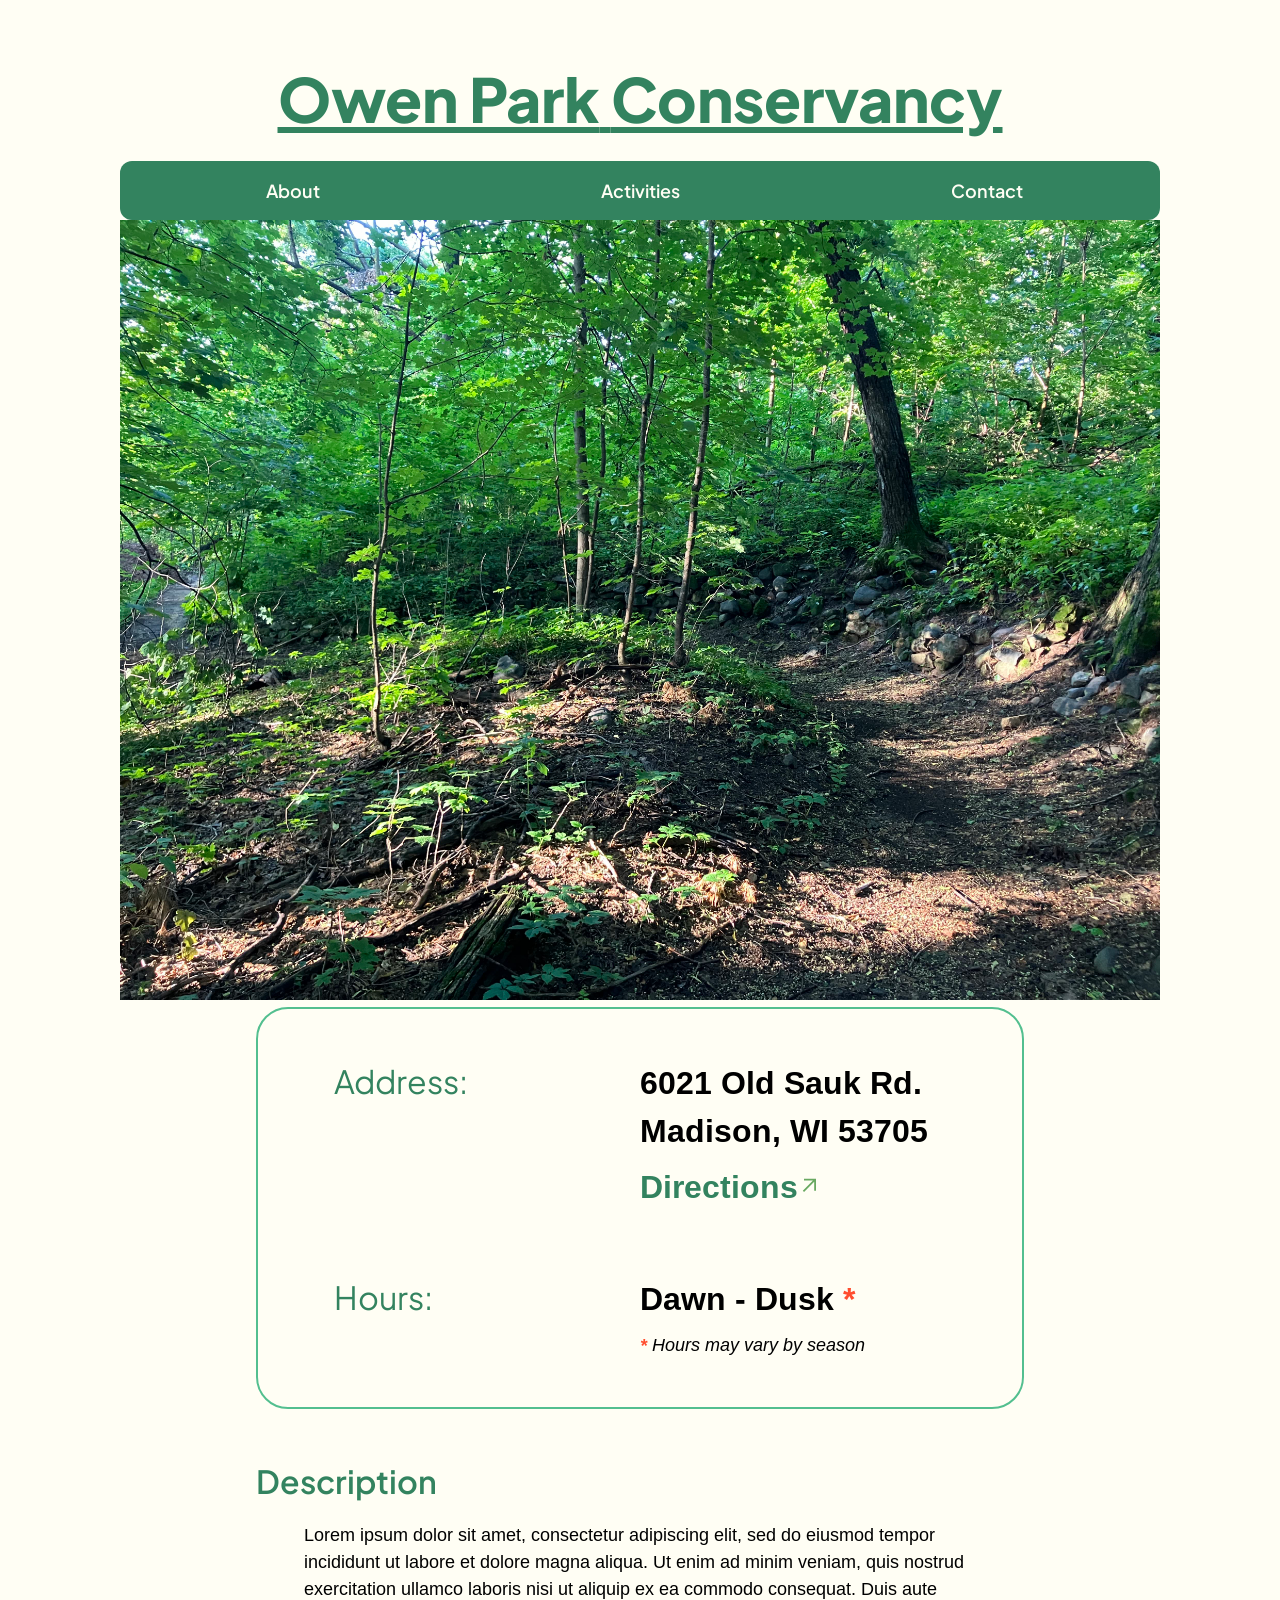
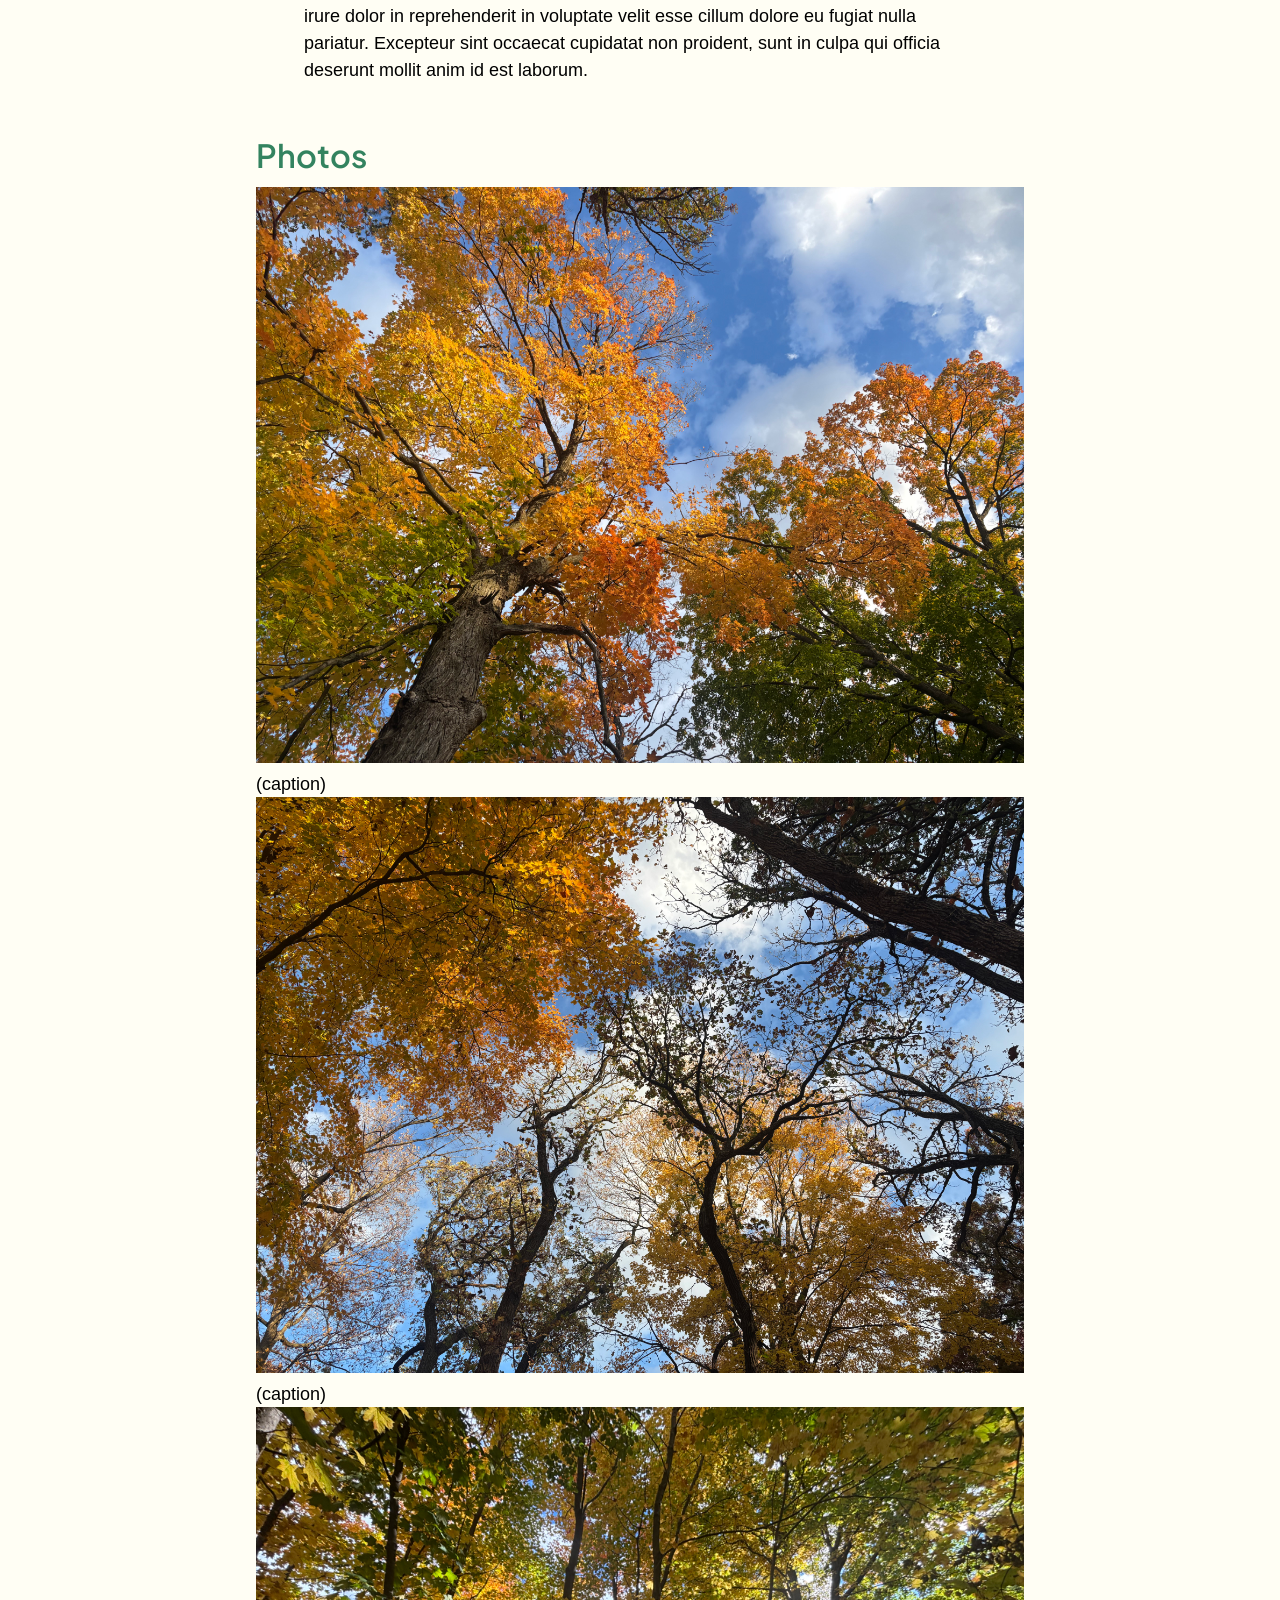
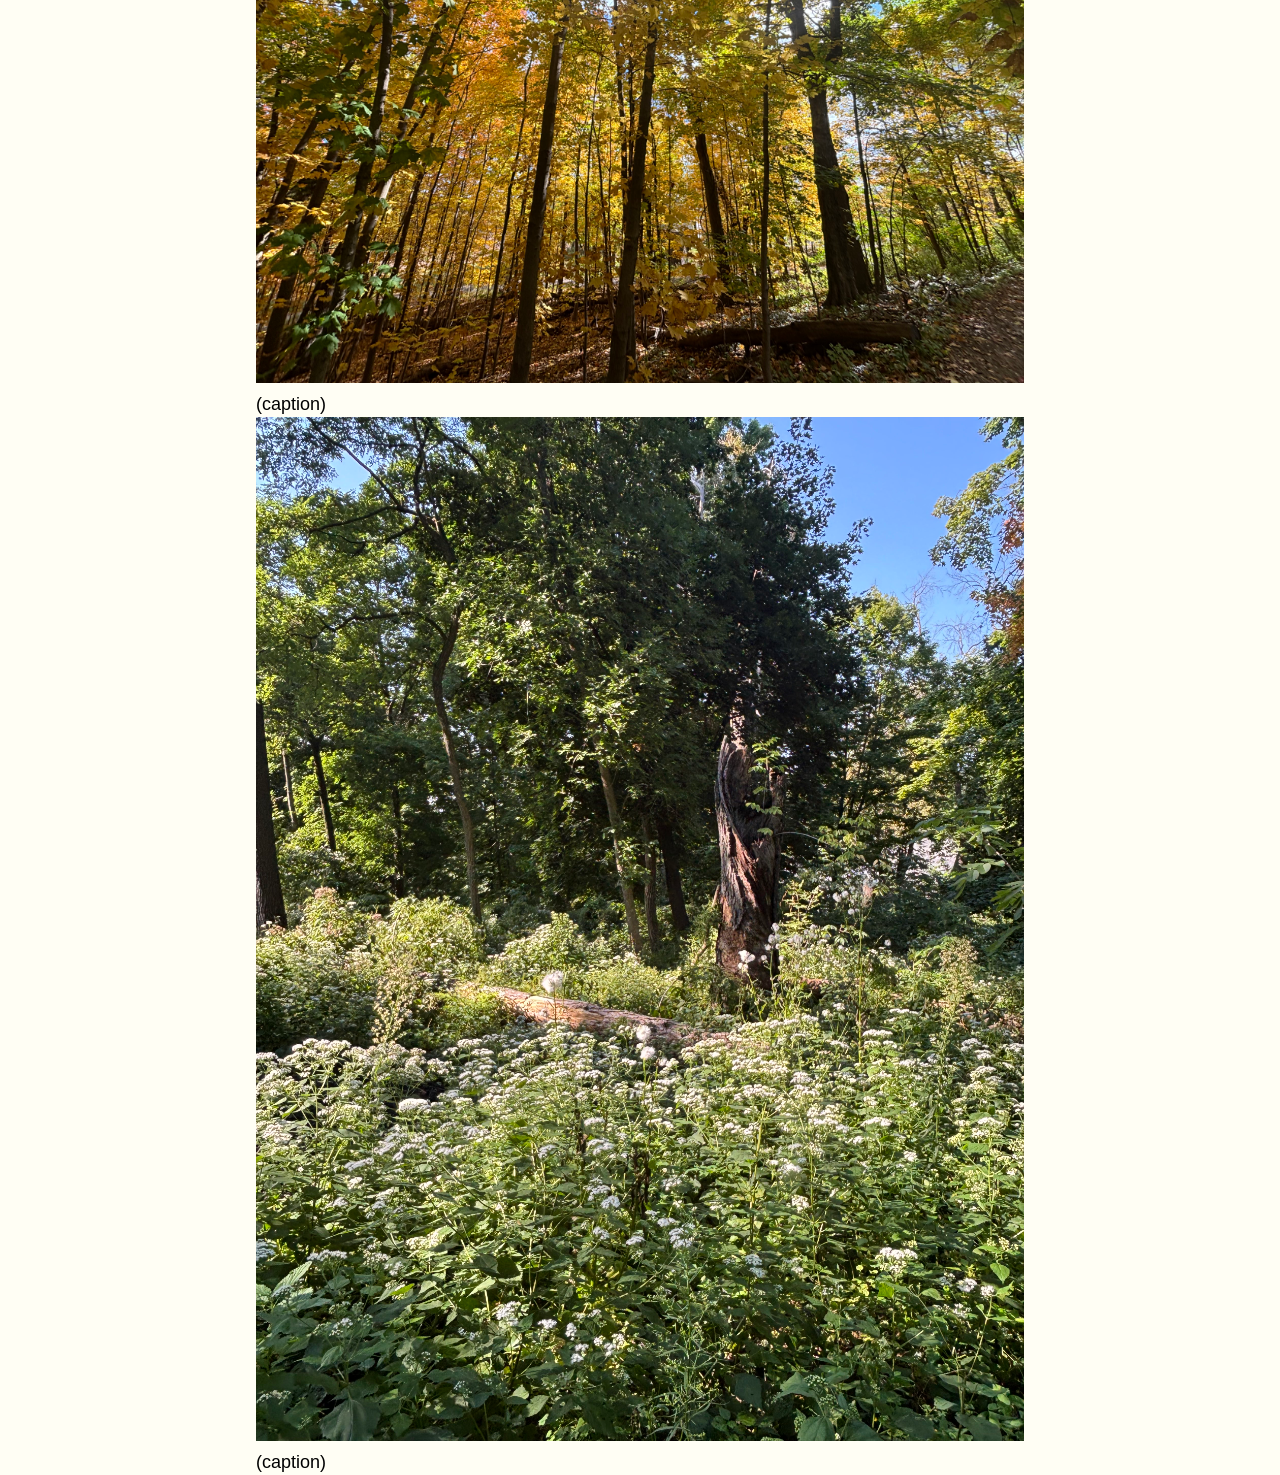
<file: index.html>
<!DOCTYPE html>
<html lang="en">

<head>
    <meta charset="UTF-8">
    <meta name="viewport" content="width=device-width, initial-scale=1.0">
    <title>Owen Park Conservancy | Home</title>
    <link rel="stylesheet" href="./assets/styles.css">
</head>

<body>
    <header>
        <h1><a href="./index.html" aria-current="page"><span class="title">Owen Park</span> <span class="title">Conservancy</span></a></h1>
        <nav>
            <ul>
                <li><a href="./about.html">About</a></li>
                <li><a href="./activities.html">Activities</a></li>
                <li><a href="./contact.html">Contact</a></li>
            </ul>
        </nav>
        <!--  TO DO: add image -->
        <img src="./assets/images+icons/trail-winding.jpg" alt="(not complete)">
    </header>
    <main>
        <div class="key-parent home-page">
            <section class="key-container">
                <h2 class="key-header">Address:</h2>
                <div class="key-content address">
                    <address>
                        6021 Old Sauk Rd.<br>
                        Madison, WI 53705
                    </address>
                    <div>
                        <p>
                            <a aria-label="external link to location via google maps" href="https://www.google.com/maps/dir//6021+Old+Sauk+Rd,+Madison,+WI+53705/@43.0711644,-89.4891222,16z/data=!4m18!1m8!3m7!1s0x8807ae912bea4635:0x49eb6ae22be8aae4!2s6021+Old+Sauk+Rd,+Madison,+WI+53705!3b1!8m2!3d43.0705339!4d-89.48485!16s%2Fg%2F11c3q4w0zz!4m8!1m0!1m5!1m1!1s0x8807ae912bea4635:0x49eb6ae22be8aae4!2m2!1d-89.48485!2d43.0705339!3e0?entry=ttu&g_ep=EgoyMDI2MTExOC4xIKXMDSoASAFQAw%3D%3D" target="_blank" rel="noopener noreferrer">
                                Directions<img src="./assets/images+icons/external-icon.svg" alt="" width="24">                 
                            </a>
                        </p>
                    </div>
                </div>
            </section>
                
            <section class="key-container">
                <h2 class="key-header">Hours:</h2>
                <div class="key-content hours">
                    <p>Dawn - Dusk <span class="required">*</span></p>
                    <p class="note"><span class="required">*</span> Hours may vary by season</p>
                </div>
            </section>
        </div>
        
        <section>
            <h2>Description</h2>
            <!-- TO DO: finish paragraph -->
            <p>
                Lorem ipsum dolor sit amet, consectetur adipiscing elit, sed do eiusmod tempor incididunt ut 
                labore et dolore magna aliqua. Ut enim ad minim veniam, quis nostrud exercitation ullamco laboris 
                nisi ut aliquip ex ea commodo consequat. Duis aute irure dolor in reprehenderit in voluptate velit 
                esse cillum dolore eu fugiat nulla pariatur. Excepteur sint occaecat cupidatat non proident, sunt 
                in culpa qui officia deserunt mollit anim id est laborum.
            </p>
        </section>
        
        <section>
            <h2>Photos</h2>
            <figure>
                <!-- TO DO: finish alt, caption, sizing -->
                <img src="./assets/images+icons/autumn-the-canopy-1.jpg" alt="(not complete)">
                <figcaption>(caption)</figcaption>
            </figure>
            <figure>
                <!-- TO DO: finish alt, caption, sizing -->
                <img src="./assets/images+icons/autumn-the-canopy-2.jpg" alt="(not complete)">
                <figcaption>(caption)</figcaption>
            </figure>
            <figure>
                <!-- TO DO: finish alt, caption, sizing -->
                <img src="./assets/images+icons/autumn-under-the-canopy.jpg" alt="(not complete)">
                <figcaption>(caption)</figcaption>
            </figure>
            <figure>
                <!-- TO DO: finish alt, caption, sizing -->
                <img src="./assets/images+icons/trail-with-plants-foreground.jpg" alt="(not complete)">
                <figcaption>(caption)</figcaption>
            </figure>
        </section>
    </main>
</body>

</html>
</file>
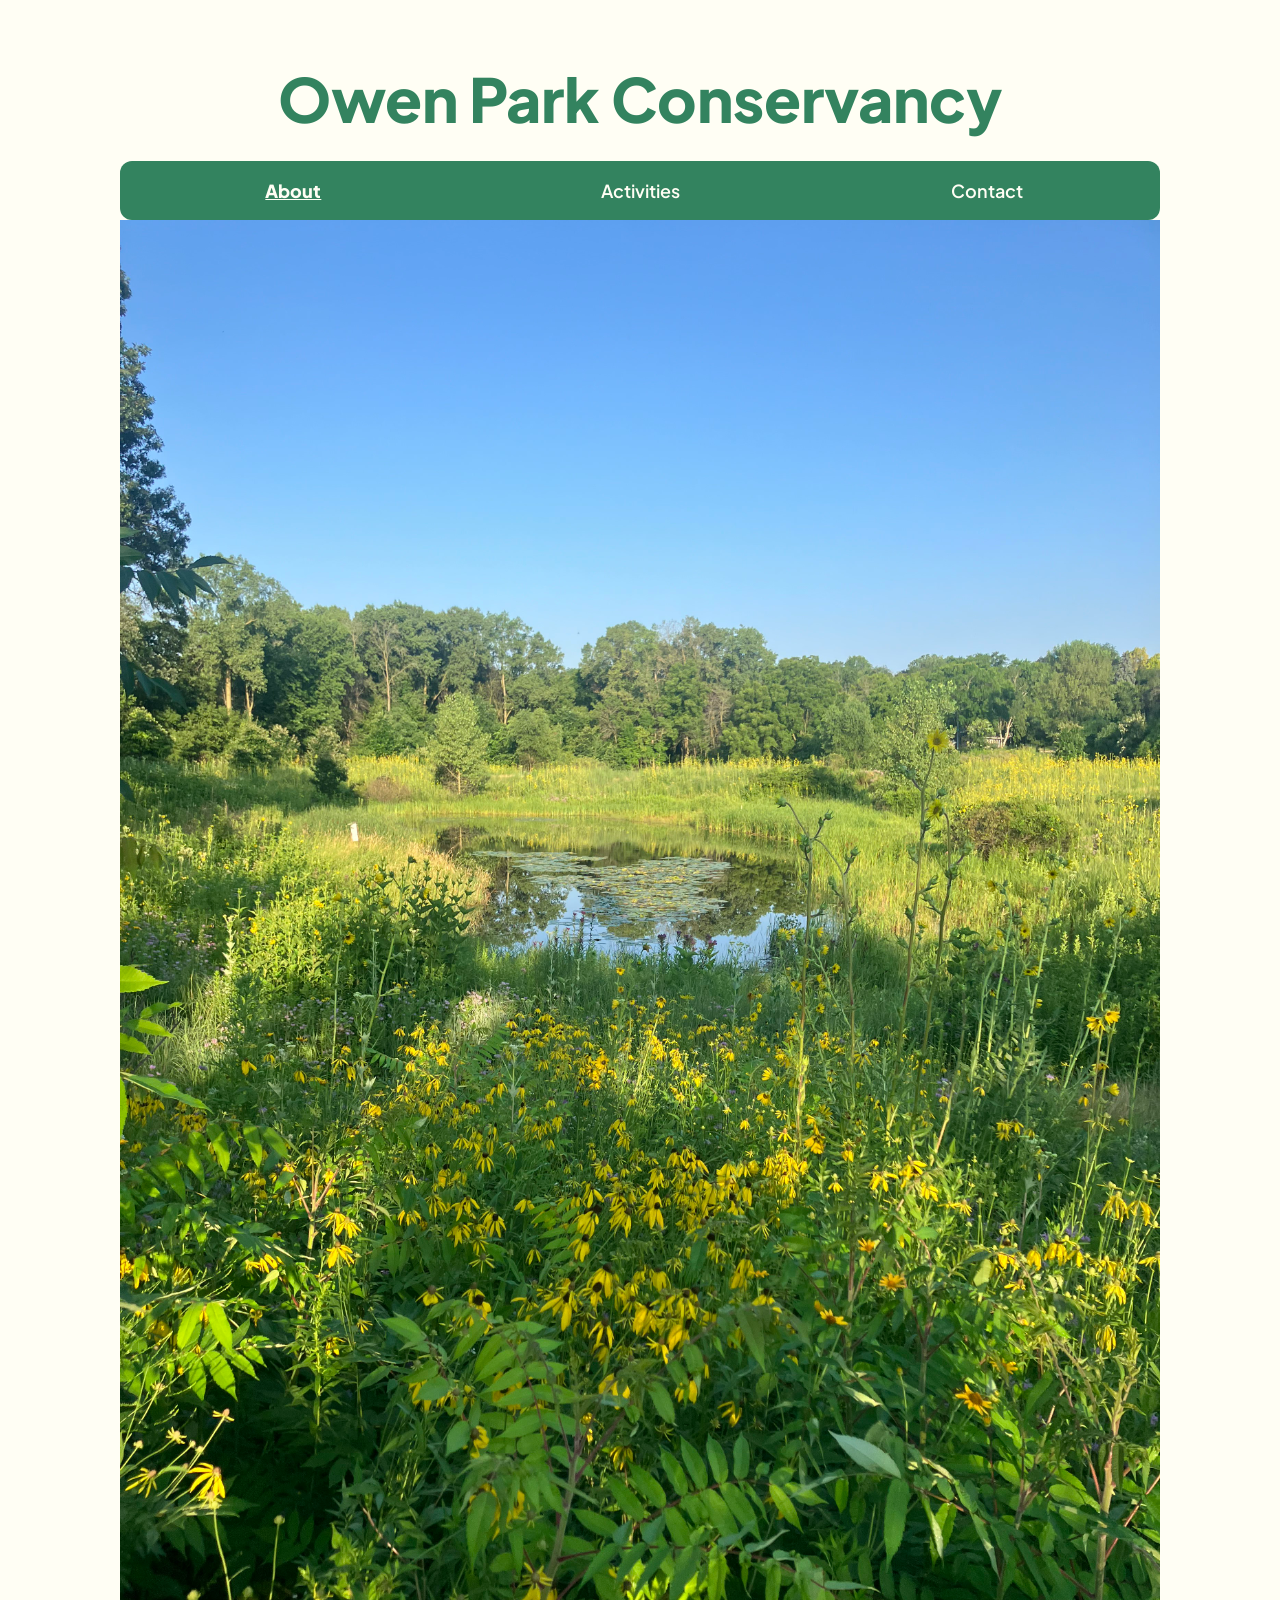
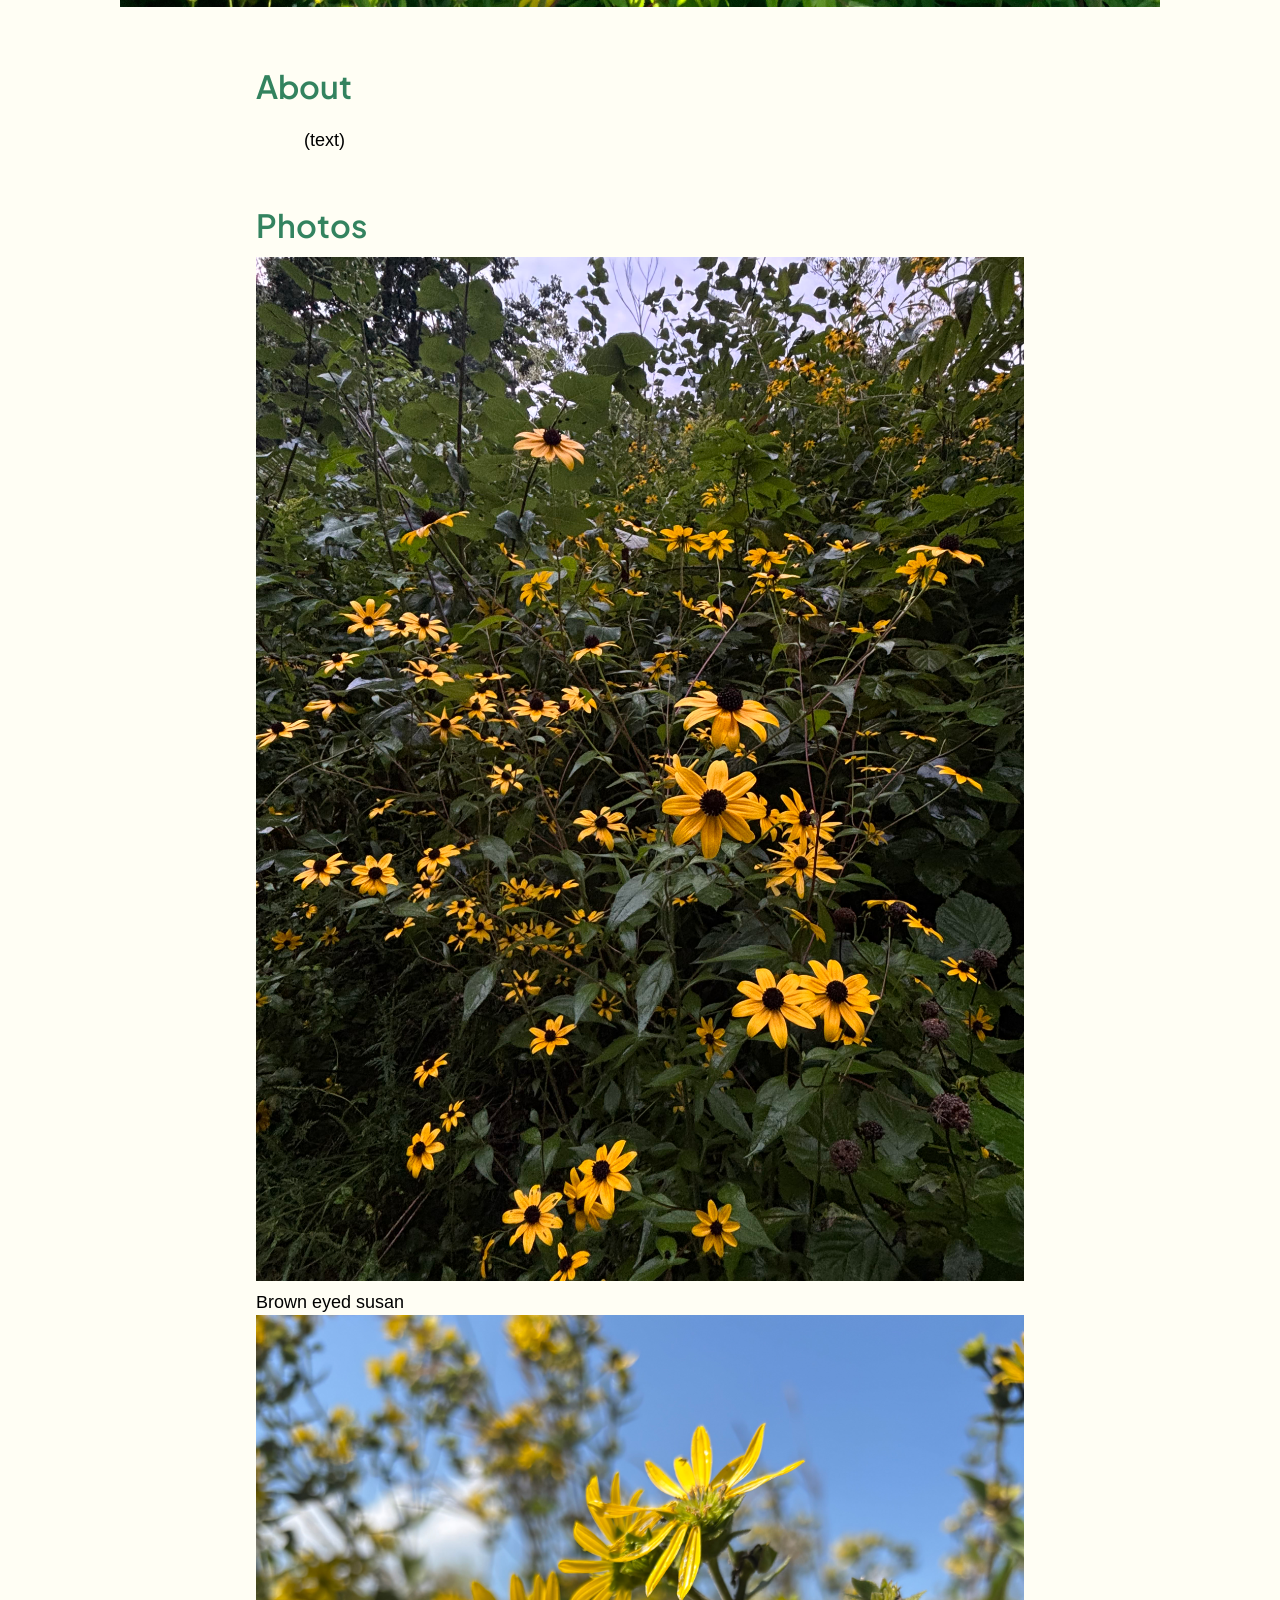
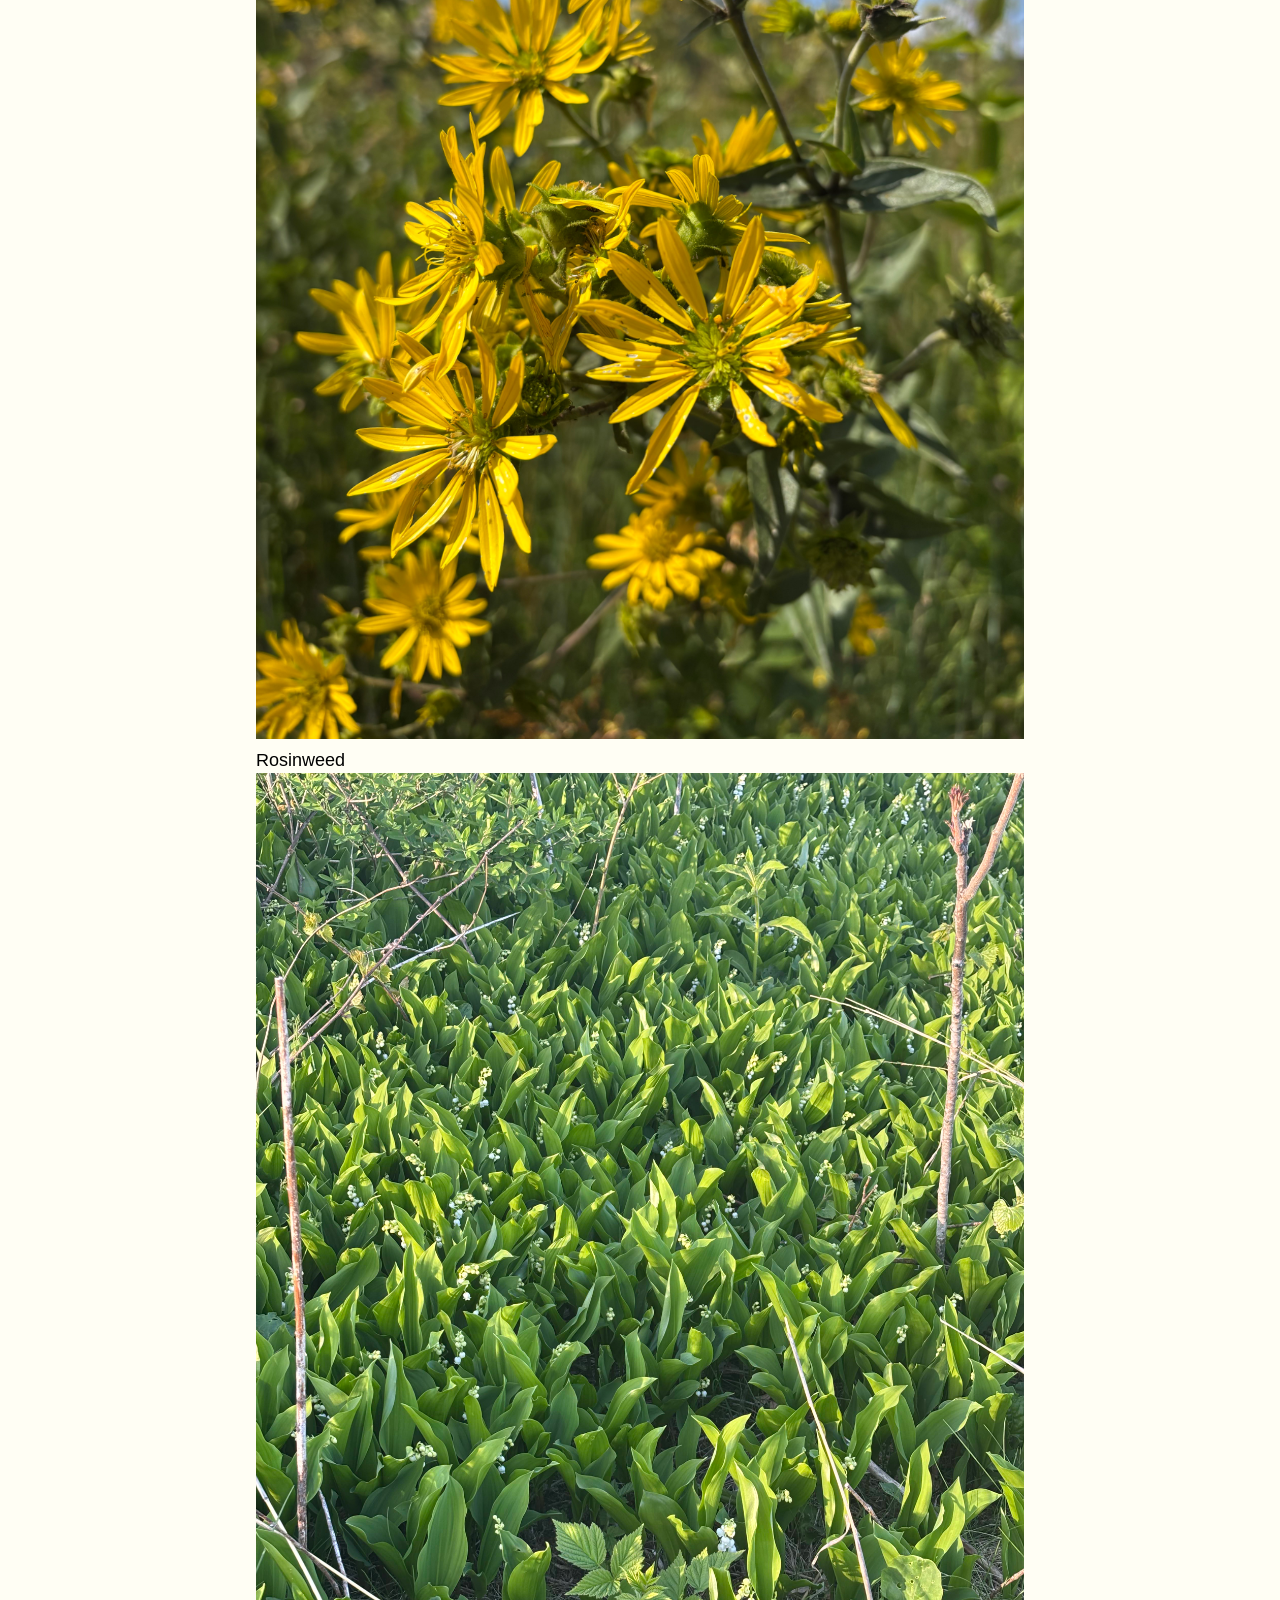
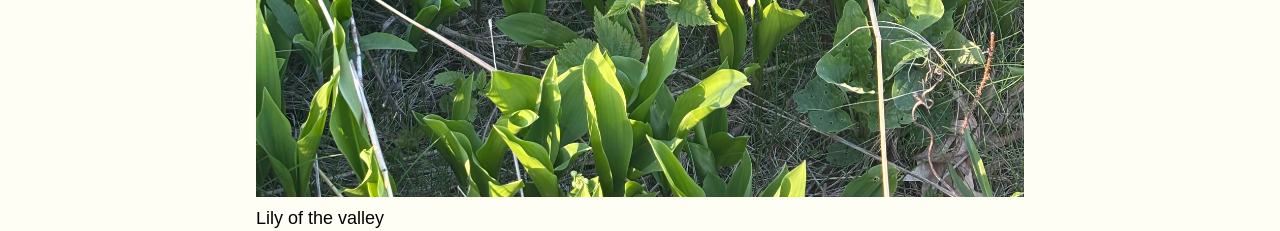
<file: about.html>
<!DOCTYPE html>
<html lang="en">

<head>
    <meta charset="UTF-8">
    <meta name="viewport" content="width=device-width, initial-scale=1.0">
    <title>Owen Park Conservancy | About</title>
    <link rel="stylesheet" href="./assets/styles.css">
</head>

<body>
    <header>
        <h1><a href="./index.html"><span class="title">Owen Park</span> <span class="title">Conservancy</span></a></h1>
        <nav>
            <ul>
                <li><a href="./about.html" aria-current="page">About</a></li>
                <li><a href="./activities.html">Activities</a></li>
                <li><a href="./contact.html">Contact</a></li>
            </ul>
        </nav>
        <!--  TO DO: add image -->
        <img src="./assets/images+icons/prairie-with-pond.jpg" alt="(not complete)">
    </header>
    <main>
        <article>
            <h2>About</h2>
            <p>(text)</p>
        </article>
        <section class="about">
            <h2>Photos</h2>
            <figure>
                <!-- TO DO: finish alt, caption, sizing -->
                <img src="./assets/images+icons/brown-eyed-susan.jpg" alt="(not complete)">
                <figcaption>Brown eyed susan</figcaption>
            </figure>
            <figure>
                <!-- TO DO: finish alt, caption, sizing -->
                <img src="./assets/images+icons/rosinweed-1.jpg" alt="(not complete)">
                <!-- <img src="./assets/images+icons/rosinweed-2.jpg" alt="(not complete)"> -->
                <figcaption>Rosinweed</figcaption>
            </figure>
            <figure>
                <!-- TO DO: finish alt, caption, sizing -->
                <img src="./assets/images+icons/lily-of-the-valley.jpg" alt="(not complete)">
                <figcaption>Lily of the valley</figcaption>
            </figure>
        </section>
    </main>
</body>

</html>
</file>
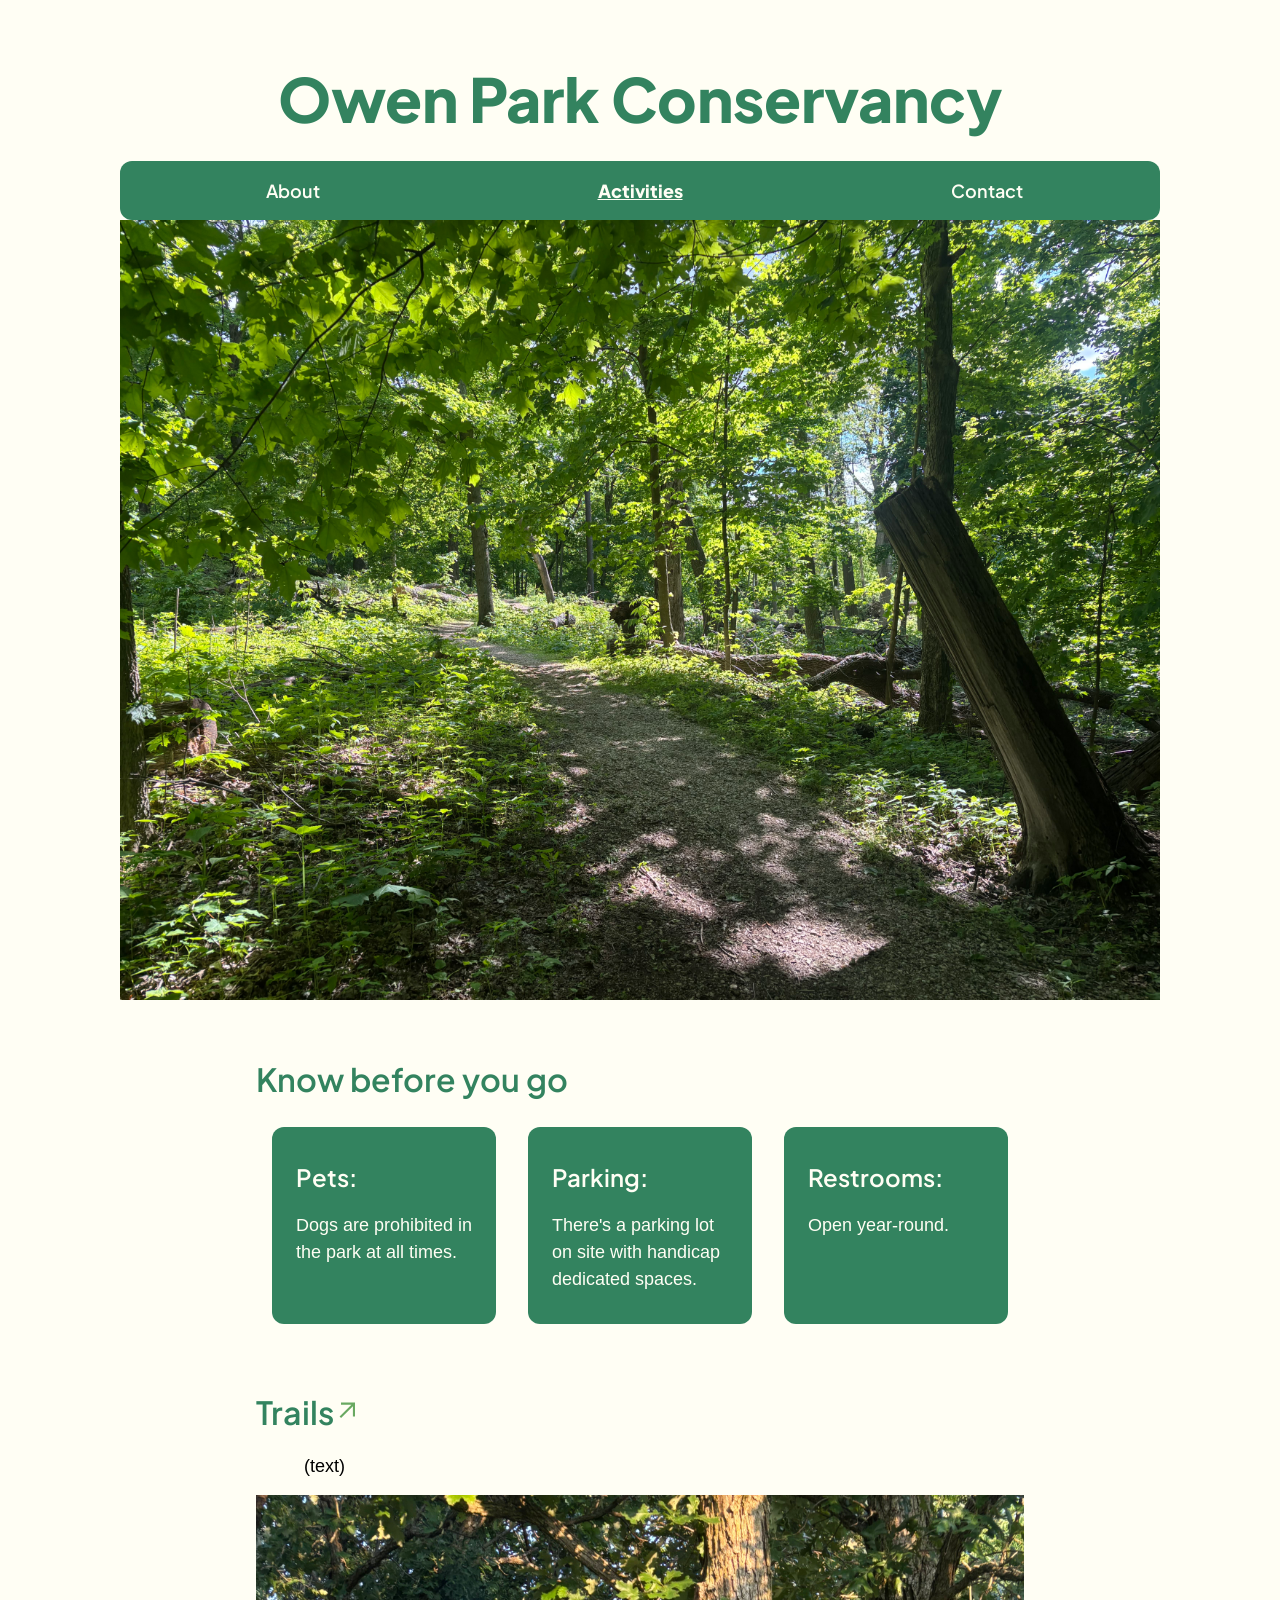
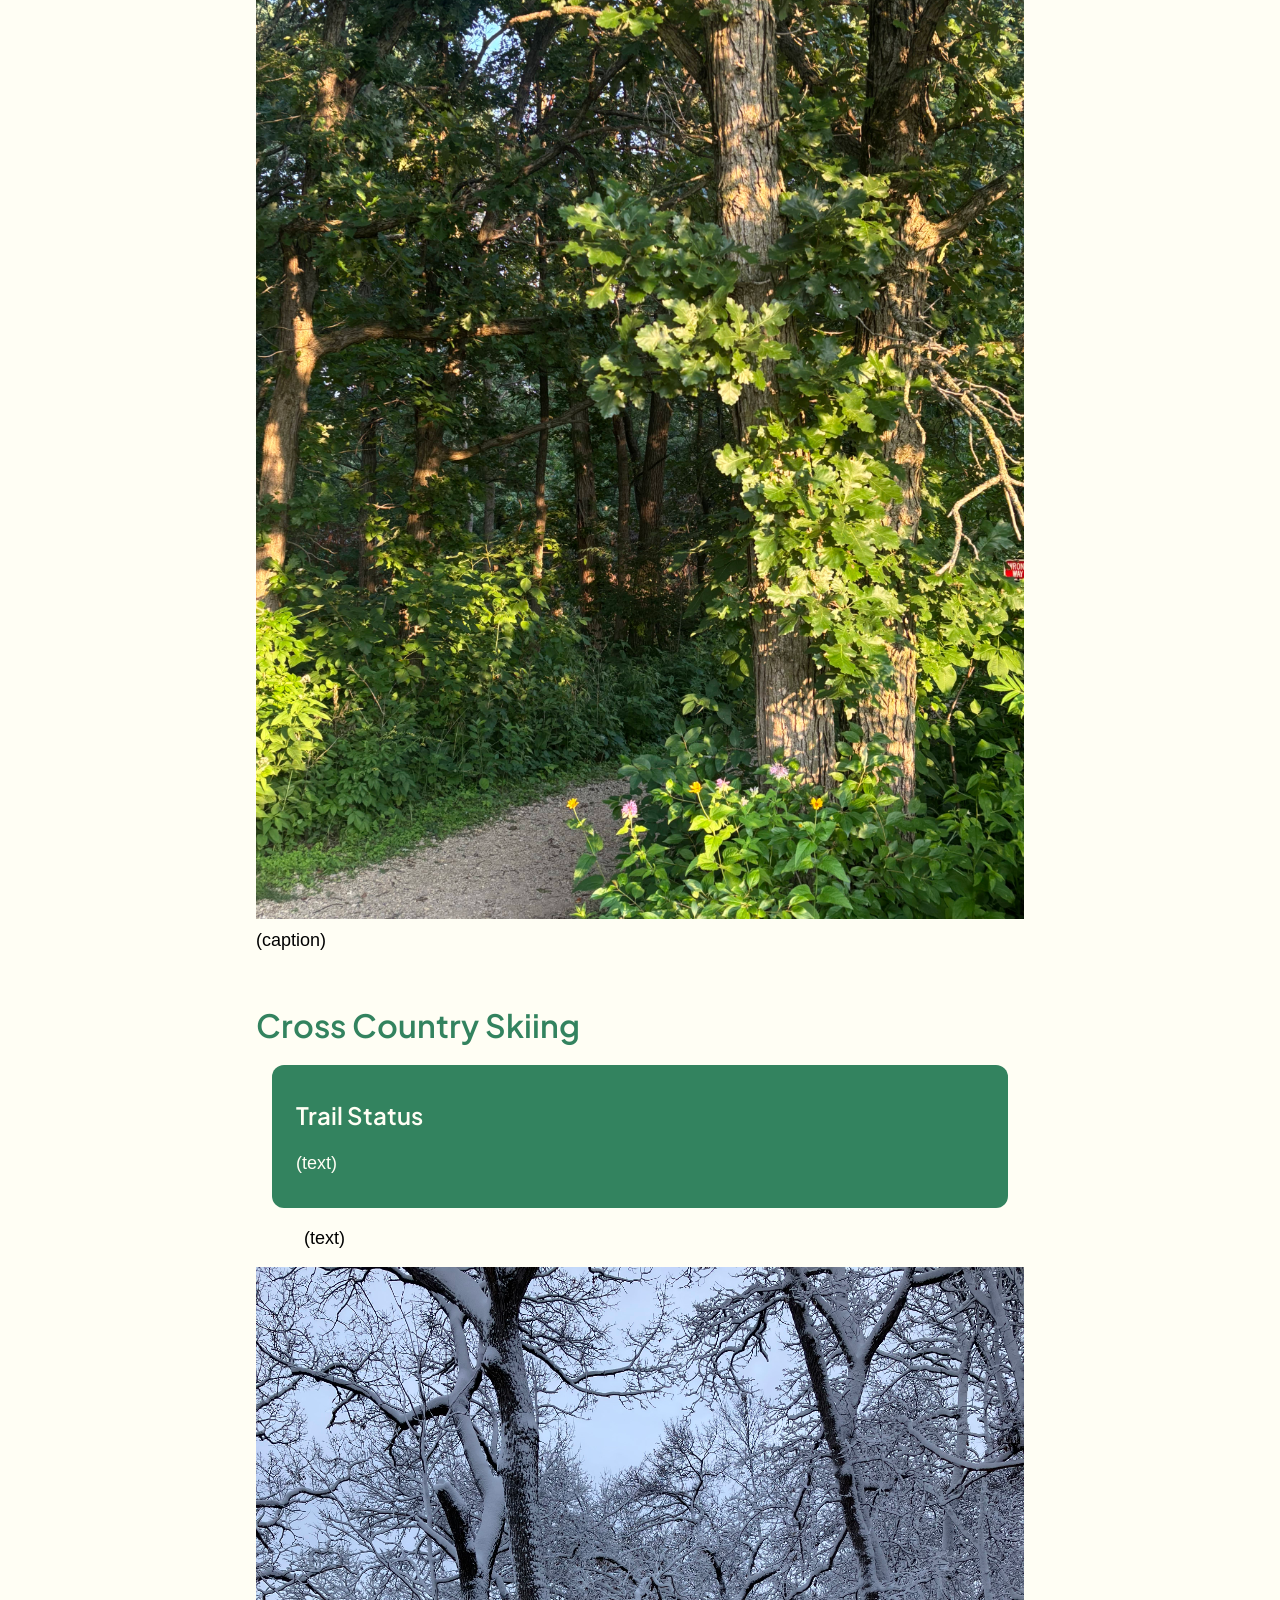
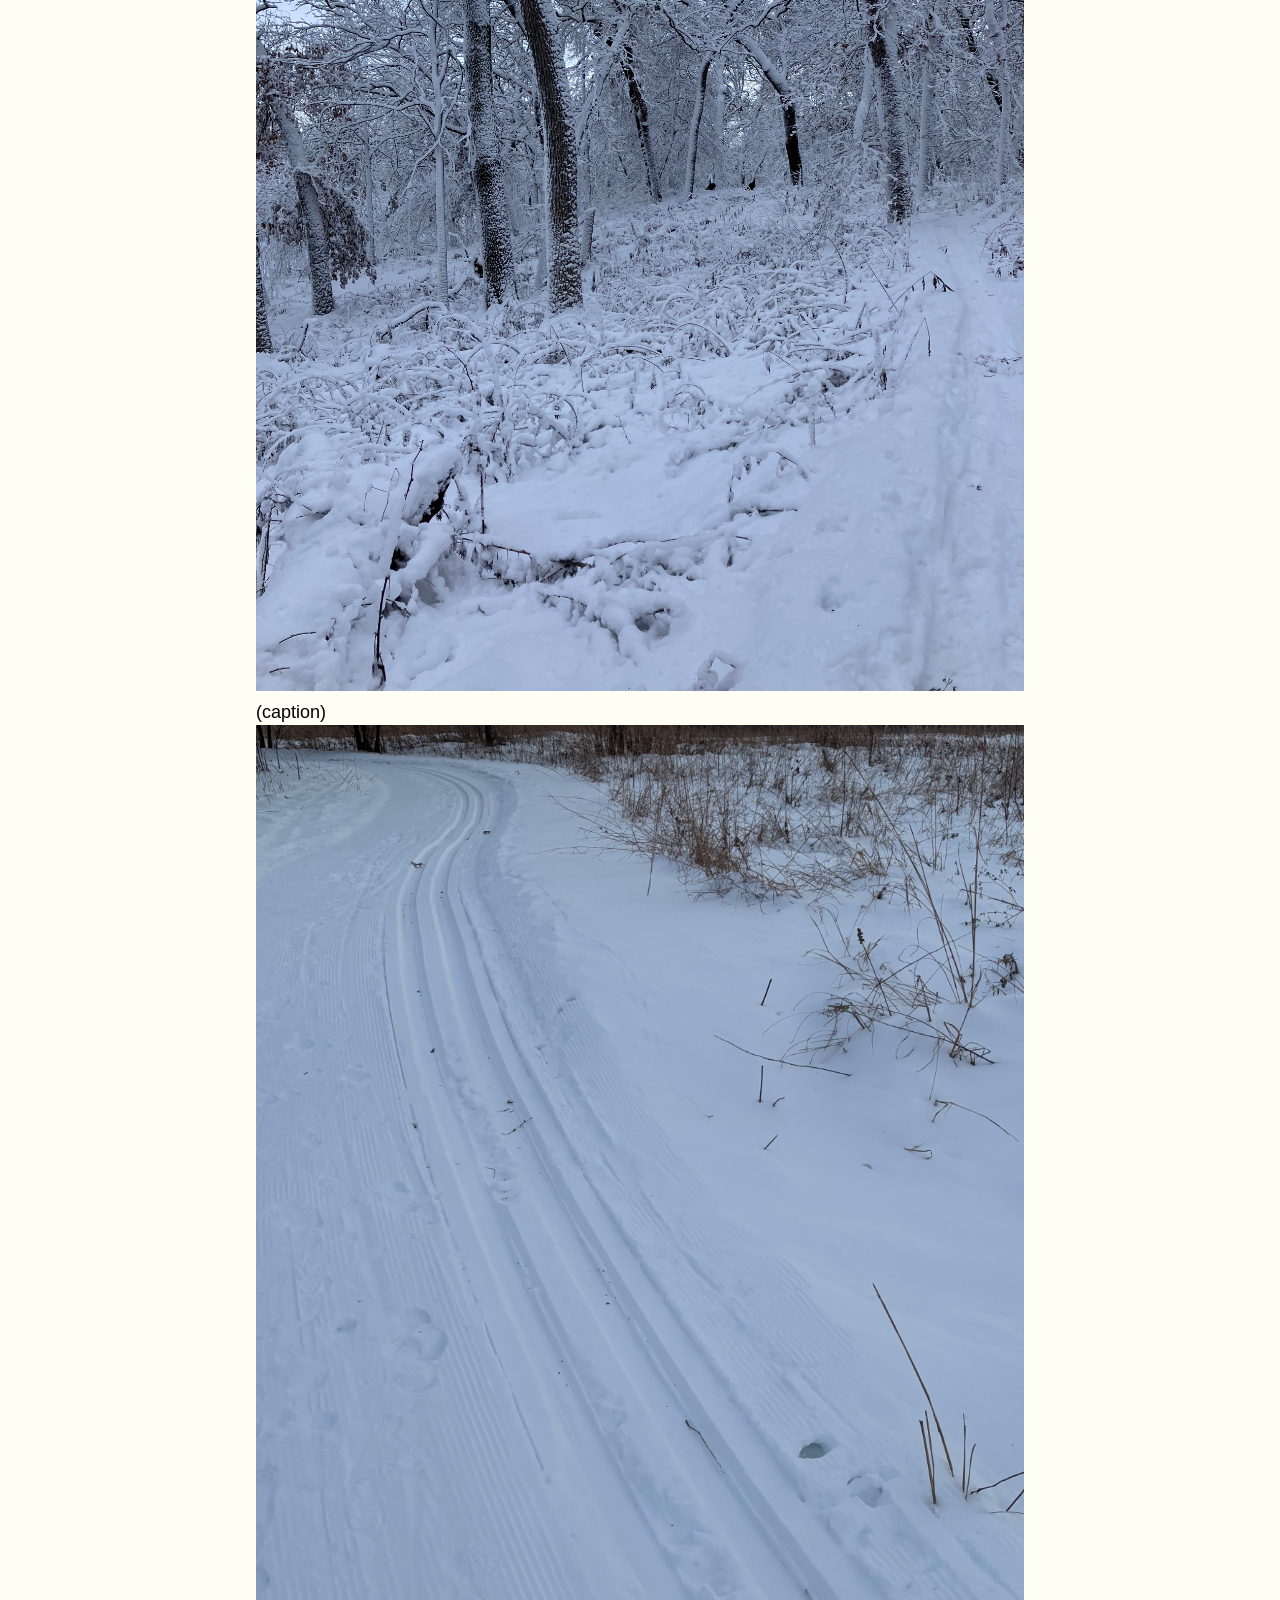
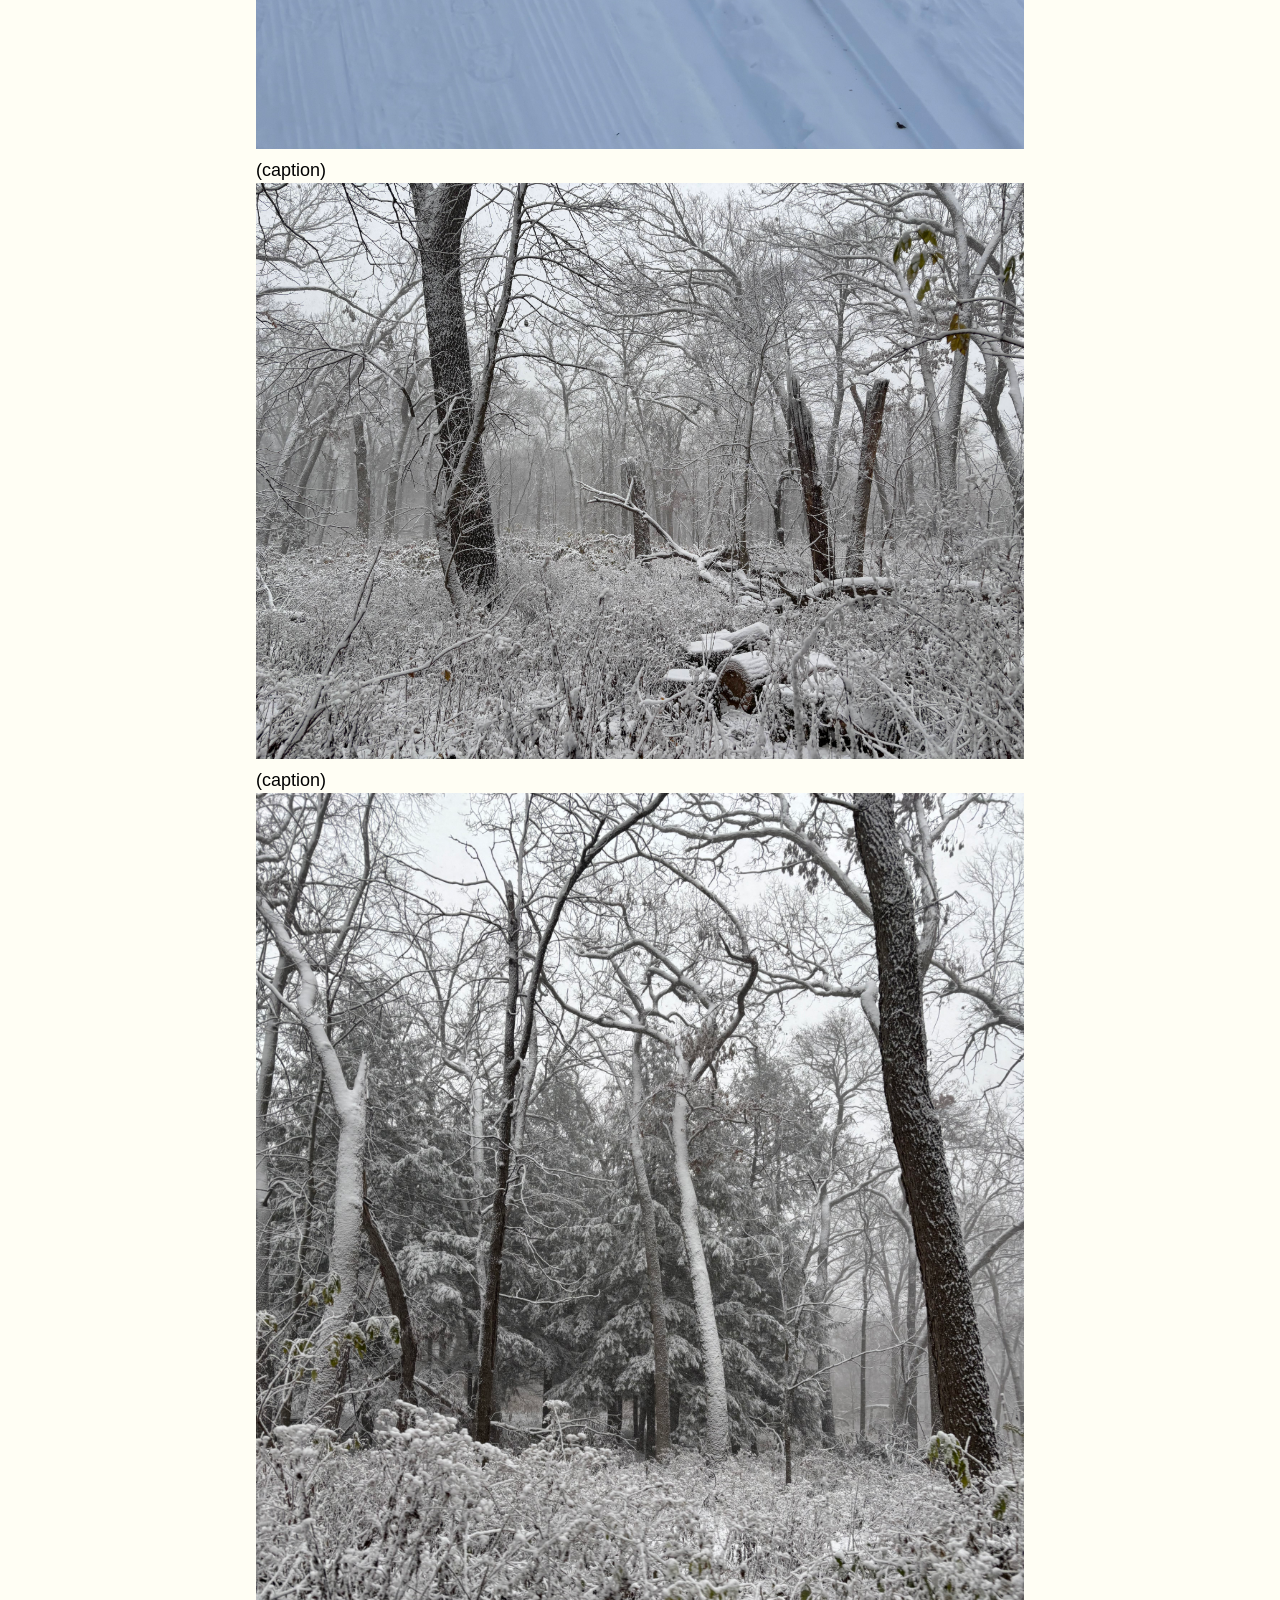
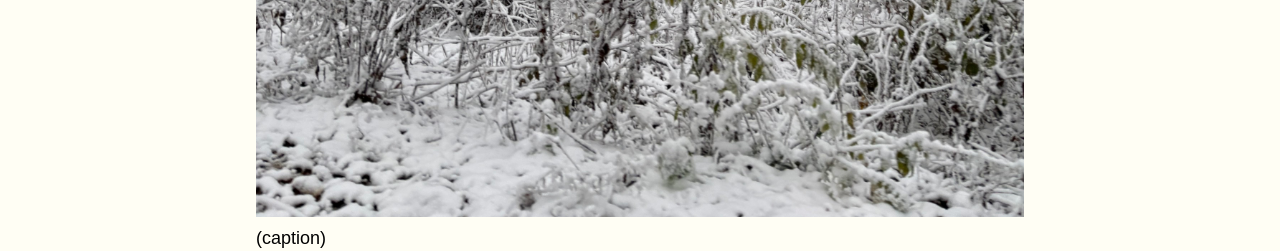
<file: activities.html>
<!DOCTYPE html>
<html lang="en">

<head>
    <meta charset="UTF-8">
    <meta name="viewport" content="width=device-width, initial-scale=1.0">
    <title>Owen Park Conservancy | Activities</title>
    <link rel="stylesheet" href="./assets/styles.css">
</head>

<body>
    <header>
        <h1><a href="./index.html"><span class="title">Owen Park</span> <span class="title">Conservancy</span></a></h1>
        <nav>
            <ul>
                <li><a href="./about.html">About</a></li>
                <li><a href="./activities.html" aria-current="page">Activities</a></li>
                <li><a href="./contact.html">Contact</a></li>
            </ul>
        </nav>
        <!--  TO DO: add image -->
        <img src="./assets/images+icons/trail-hero.jpg" alt="(not complete)">
    </header>
    <main>
        
        <section>
            <h2><span class="info">Know before</span> <span class="info">you go</span></h2>
            <ul class="card-container">
                <li class="card">
                    <h3>Pets:</h3>
                    <p>Dogs are prohibited in the park at all times.</p>
                </li>
                <li class="card">
                    <h3>Parking:</h3>
                    <p>There's a parking lot on site with handicap dedicated spaces.</p>
                </li>
                <li class="card">
                    <h3>Restrooms:</h3>
                    <p>Open year-round.</p>
                </li>
            </ul>
        </section>

        <section>
            <h2>
                <a href="https://www.cityofmadison.com/parks/documents/maps/OwenAllSeasonTrailMap.pdf" target="_blank" rel="noopener noreferrer">
                    Trails<img src="./assets/images+icons/external-icon.svg" alt="" width="28">
                </a>
            </h2>
            <p>(text)</p>
            <figure>
                <!-- TO DO: add image -->
                <img src="./assets/images+icons/trail-with-tree-foreground.jpg" alt="(not complete)">
                <figcaption>(caption)</figcaption>
            </figure>
        </section>

        <section>
            <h2>Cross Country Skiing</h2>
            <li class="card">
                <h3>Trail Status</h3>
                <p>(text)</p>
            </li>
            <p>(text)</p>
            <figure>
                <!-- TO DO: add image -->
                <img src="./assets/images+icons/snow-trail-2.jpg" alt="(not complete)">
                <figcaption>(caption)</figcaption>
            </figure>
            <figure>
                <!-- TO DO: add image -->
                <img src="./assets/images+icons/snow-trail-4.jpg" alt="(not complete)">
                <figcaption>(caption)</figcaption>
            </figure>
            <figure>
                <!-- TO DO: add image -->
                <img src="./assets/images+icons/snow-2.jpg" alt="(not complete)">
                <figcaption>(caption)</figcaption>
            </figure>
            <figure>
                <!-- TO DO: add image -->
                <img src="./assets/images+icons/snow-3.jpg" alt="(not complete)">
                <figcaption>(caption)</figcaption>
            </figure>
        </section>

    </main>
</body>

</html>
</file>
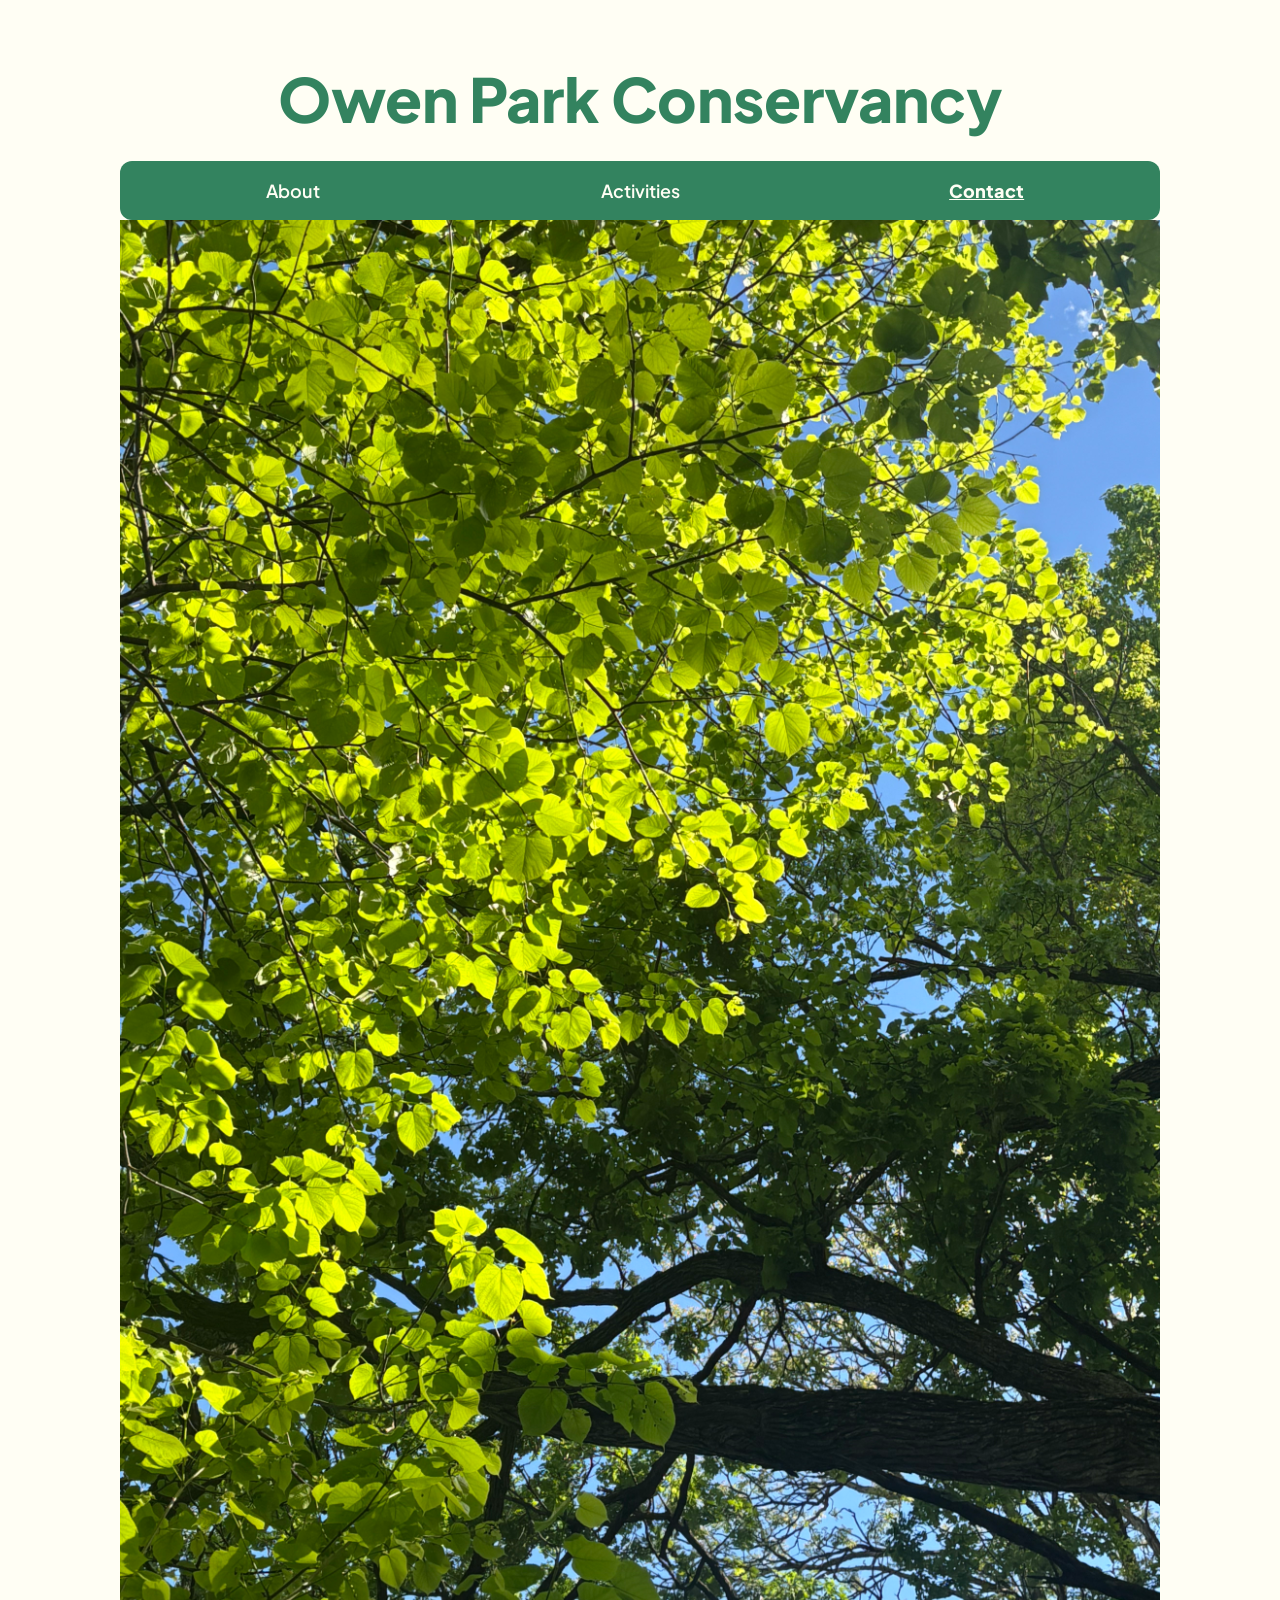
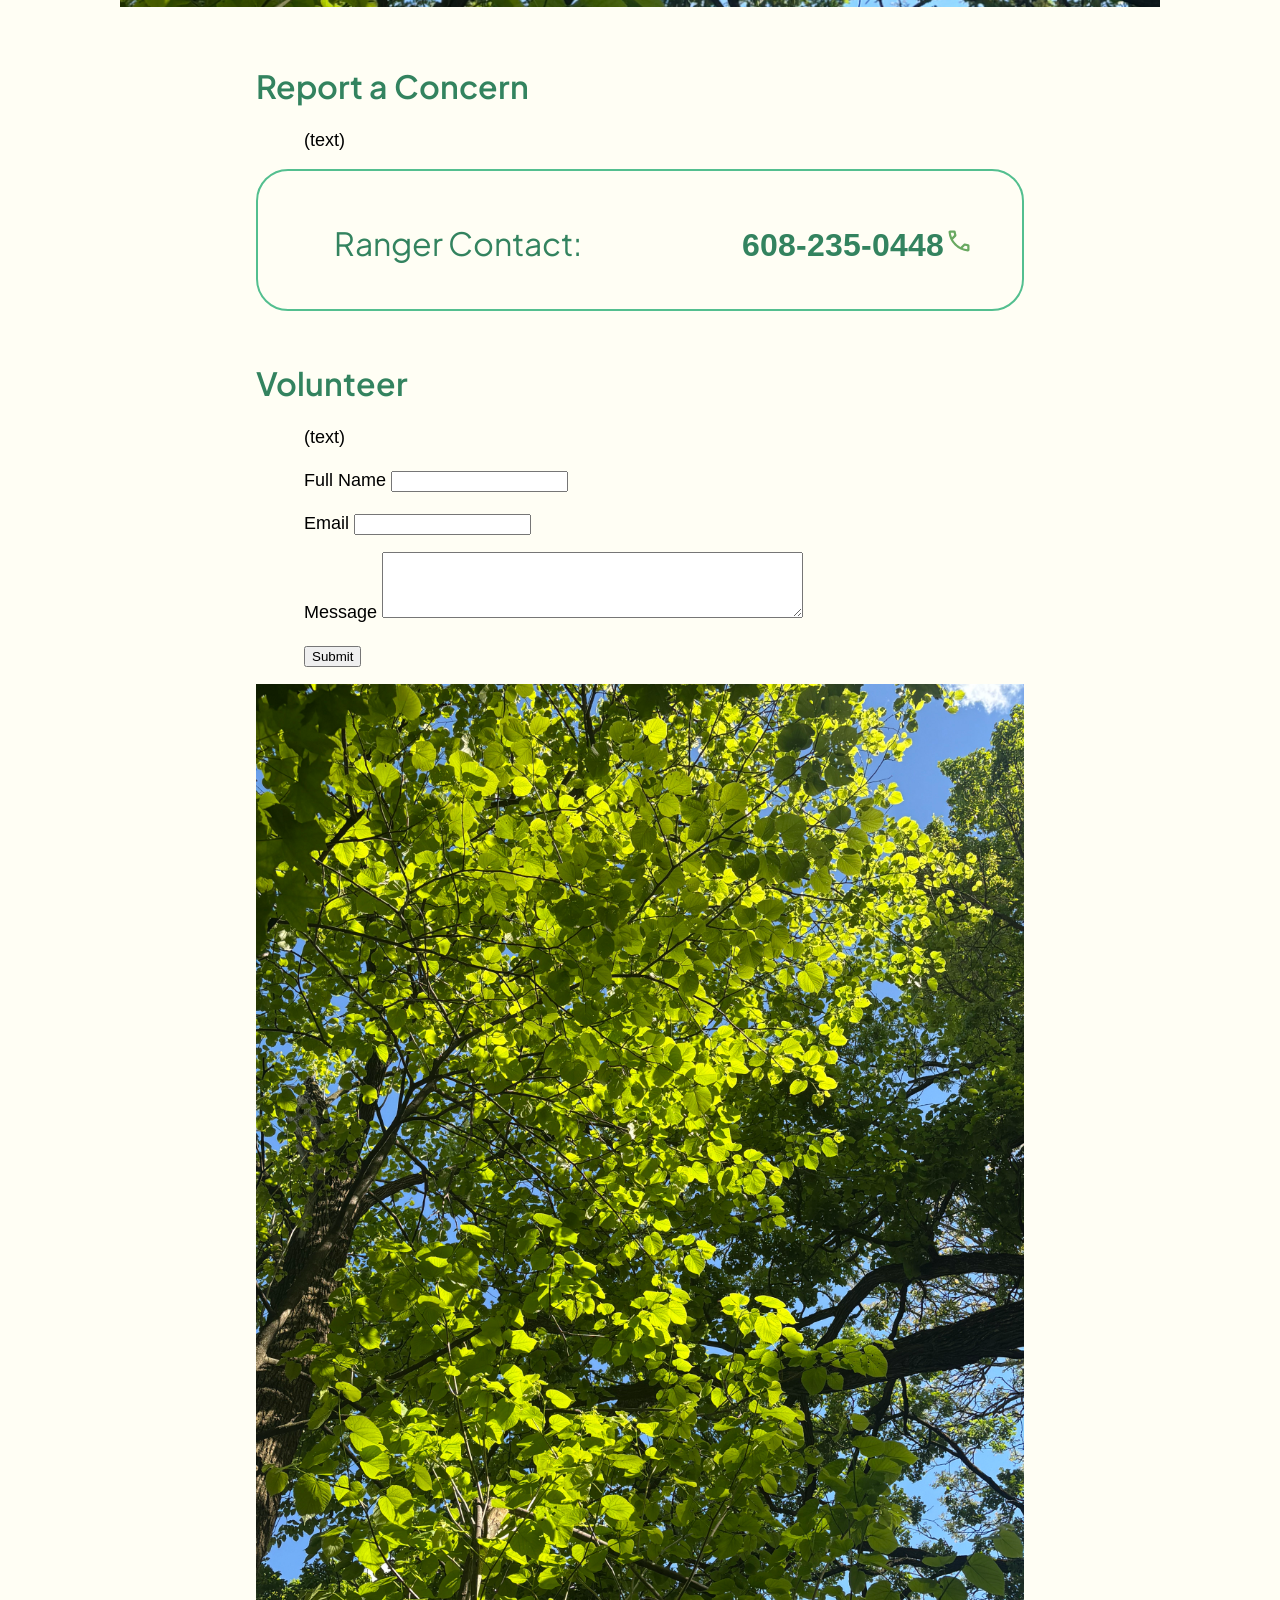
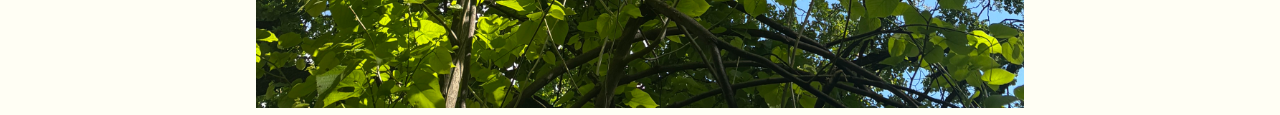
<file: contact.html>
<!DOCTYPE html>
<html lang="en">

<head>
    <meta charset="UTF-8">
    <meta name="viewport" content="width=device-width, initial-scale=1.0">
    <title>Owen Park Conservancy | Contact</title>
    <link rel="stylesheet" href="./assets/styles.css">
</head>

<body>
    <header>
        <h1><a href="./index.html"><span class="title">Owen Park</span> <span class="title">Conservancy</span></a></h1>
        <nav>
            <ul>
                <li><a href="./about.html">About</a></li>
                <li><a href="./activities.html">Activities</a></li>
                <li><a href="./contact.html" aria-current="page">Contact</a></li>
            </ul>
        </nav>
        <!--  TO DO: maybe severally crop so it's a bit abstract; the user would want the number, not an image -->
        <img src="./assets/images+icons/leaves-2.jpg" alt="(not complete)">
    </header>
    <main>
        
        <!-- TO-DO: large format, report on one side, contact on the other -->
        <section>
            <h2>Report a Concern</h2>
            <p>(text)</p>
        </section>

        <div class="key-parent contact-page">
            <section class="key-container key-content">
                <h2 class="key-header">Ranger Contact:</h2>
                <address class="contact">
                    <a href="#">
                        608-235-0448<img src="./assets/images+icons/phone-icon.svg" alt="" width="30"> </a>
                </address>
            </section>
        </div>

        <section>
            <h2>Volunteer</h2>
            <p>(text)</p>
            <form>
                <p>
                    <label for="name">Full Name</label>
                    <input type="text" name="name" id="name">
                </p>
                <p>
                    <label for="email">Email</label>
                    <input type="text" name="email" id="email">
                </p>
                <p>
                    <label for="message">Message</label>
                    <textarea name="message" rows="4" cols="50" id="message"></textarea>
                </p>
                <p>
                    <input type="submit" value="Submit">
                </p>
            </form>
            <img src="./assets/images+icons/leaves-1.jpg" alt="(not complete)">
        </section>

    </main>
</body>

</html>
</file>
<file: assets/styles.css>
@import url('https://fonts.googleapis.com/css2?family=Arimo:ital,wght@0,400..700;1,400..700&family=Plus+Jakarta+Sans:ital,wght@0,200..800;1,200..800&display=swap');

@layer reset, base, layout, components, states, utilities, overrides;

@layer reset {

  /* http://meyerweb.com/eric/tools/css/reset/ 
   v2.0 | 20110126
   License: none (public domain)
  */

  html, body, div, span, applet, object, iframe,
h1, h2, h3, h4, h5, h6, p, blockquote, pre,
a, abbr, acronym, address, big, cite, code,
del, dfn, em, img, ins, kbd, q, s, samp,
small, strike, strong, sub, sup, tt, var,
b, u, i, center,
dl, dt, dd, ol, ul, li,
fieldset, form, label, legend,
table, caption, tbody, tfoot, thead, tr, th, td,
article, aside, canvas, details, embed, 
figure, figcaption, footer, header, hgroup, 
menu, nav, output, ruby, section, summary,
time, mark, audio, video {
	margin: 0;
	padding: 0;
	border: 0;
	font-size: 100%;
	font: inherit;
	vertical-align: baseline;
}
/* HTML5 display-role reset for older browsers */
article, aside, details, figcaption, figure, 
footer, header, hgroup, menu, nav, section {
	display: block;
}
body {
	line-height: 1;
}
ol, ul {
	list-style: none;
}
blockquote, q {
	quotes: none;
}
blockquote:before, blockquote:after,
q:before, q:after {
	content: '';
	content: none;
}
table {
	border-collapse: collapse;
	border-spacing: 0;
}

  *,
  *::before,
  *::after {
    box-sizing: border-box;
  }

  body {
    margin: 0;
  }
}

@layer base {
  :root {
    --grey: #1A3344;
    --ivory: #fffef4;
    --highlight-text-green: #53bf8f;
    --base-green: #33835f;
    --highlight-background-green: #2E514C;
    --important-red: #FF4D2E;

    --light-weight: 400;
    --medium-weight: 600;
    --heavy-weight: 800;

    --headers-font: "Plus Jakarta Sans", 'Open Sans', 'Helvetica', sans-serif;
    --content-font: "Arimo", 'Open Sans', 'Helvetica', sans-serif;

    --size-50: 0.5rem;
    --size-100: 1rem;
    --size-200: 1.5rem;
    --size-300: 2rem;
    --size-400: 3rem;
    --size-500: 4rem;

    --radius: 0.75rem;
    --focus: 3px solid var(--base);
  }

  html {
    background-color: var(--ivory);
  }

  body {
    font-family: var(--content-font);
    line-height: 1.5;
    font-size: 1.125rem;
    margin-inline: var(--size-300);
  }

  img,
  svg {
    max-width: 100%;
  }

  h1,
  h2,
  h3 {
    font-family: var(--headers-font);
    margin-block: 1rem;
  }

  h1,
  h2 {
    color: var(--base-green);
  }

  h2,
  h3 {
    font-weight: var(--medium-weight);
  }

  /*  header  */
  h1 {
    font-size: calc(var(--size-200) + 5vw);
    font-weight: var(--heavy-weight);
    line-height: 1.125;
    margin-block-end: clamp(var(--size-100) + 1vw, 2vw, var(--size-200));
  }

  .title {
    display: block;
    text-align: left;
  }

  @media (min-width: 360px) {
    h1 {
      font-size: var(--size-400);
    }

    .title {
      text-align: center;
    }
  }

  @media (min-width: 53rem) {
    .title {
      display: inline;
    }

    h1 {
      margin-block-start: calc(var(--size-400) + var(--size-100));
      font-size: clamp(var(--size-400), var(--size-400) + 1vw, var(--size-500));
    }
  }

  h2 {
    font-size: var(--size-300);
    margin-block-start: var(--size-400);
    margin-block-end: var(--size-50);
  }

  h3 {
    font-size: var(--size-200);
    color: var(--ivory);
  }

  p {
    margin-block: var(--size-100);
    /* to make it grow less fast, adjusts Xvw */
    margin-inline: min(100%, 6vw - var(--size-100), var(--size-400))
  }

  a {
    text-decoration: none;
  }

  nav ul {
    border-radius: var(--radius);
    background-color: var(--base-green);
    font-weight: var(--medium-weight);
    font-family: var(--headers-font);
  }

  /* TO-DO: round edges of about and contact when highlighted */
  nav a {
    color: var(--ivory);
  }
}

@layer layout {

  /* Add page-level layout and composition classes here. */
  /* Does it place major regions of the page, ie header, main grid, footer, etc */
  header,
  main {
    margin-inline: auto;
  }
  header {
    text-align: center;
    width: min(100%, 70% + 12rem, 65rem);
  }
  main {
    width: min(100%, 70% + 9rem, 48rem);
  }

  nav ul {
    display: flex;
    flex-wrap: wrap;
    justify-content: space-around;
    align-items: center;
  }

  nav li {
    flex: 1;
    padding-block: var(--size-100);
    /* padding-inline: calc(var(--size-50) + 3vw); */
  }

  @media (min-width: 360px) {
    nav ul {
      flex-wrap: nowrap;
    }

    nav li {
      padding: var(--size-100);
    }
  }

  /* about images, grid */
}

@layer components {
  /* Add reusable components such as buttons, cards, callouts, and forms here. */
  /* Its own thing */

  /* cards */
  .card {
    background-color: var(--base-green);
    color: var(--ivory);
    border-radius: var(--radius);
    padding: var(--size-100);
    margin: 1rem;
  }

  h3,
  .card p {
    margin-inline-start: var(--size-50);
  }

  .info {
    display: block;
    text-align: center;
    line-height: 2.5rem;
  }

  @media (min-width: 24rem) {
    .info {
      display: inline;
      text-align: right;
    }
  }

  @media (min-width: 38rem) {
    .card {
      display: grid;
      grid-template-columns: repeat(2, 1fr);
      align-items: center;
    }

    h3 {
      margin-inline-start: var(--size-100);
    }

    .card p {
      margin-inline-end: var(--size-50);
    }
  }

  @media (min-width: 53rem) {
    .card-container {
      display: flex;
    }

    .card {
      display: block;
      flex: 1;
    }

    h3 {
      margin-inline-start: var(--size-50);
    }
  }

  /* important information */

  /* If I end up adding a background behind important info:
     Issue is, the content isn't aligned down the center
  */
  .key-parent {
    /* AI suggested, will redo */
    --rate-slow: calc(1rem + (100% - 20rem) * 0.20);
    --rate-fast: calc(var(--rate-slow) + (100% - 30rem) * 0.5);
    --gutter: min(var(--size-500),
        max(var(--rate-slow), var(--rate-fast)));
    padding-inline-start: var(--gutter);

    /* background-color: white; */
    border: 2px solid var(--highlight-text-green);
    border-radius: 2rem;
    padding-block-end: var(--size-300);
  }

  .key-container {
    margin-block-start: var(--size-400);
    margin-block-end: var(--size-50);
  }

  .key-header {
    font-weight: var(--light-weight);
  }

  .key-content {
    font-size: var(--size-300);
    font-weight: var(--medium-weight);
  }

  .key-content.address {
    inline-size: max-content;
  }

  .key-container p {
    margin-block: var(--size-50);
    margin-inline-start: 0;
  }

  .note {
    font-style: italic;
    font-size: 1.125rem;
    font-weight: var(--light-weight);
  }

  /* home page */
  @media (min-width: 46rem) {
    .key-header {
      grid-area: hd;
    }

    .address,
    .hours {
      grid-area: item;
    }

    .home-page.key-parent {
      padding-inline-start: 0;
    }

    .home-page .key-container {
      display: grid;
      grid-template-columns: repeat(10, 1fr);
      align-items: baseline;
      grid-template-areas:
        ". hd hd hd hd item item item item item"
    }

    .home-page .key-container h2 {
      margin: 0;
    }
  }

  /* contact page */
  @media (min-width: 49rem) {
    .contact {
      grid-area: item;
    }

    .contact-page.key-parent {
      padding-inline-start: 0;
    }

    .contact-page .key-container {
      display: grid;
      grid-template-columns: repeat(10, 1fr);
      align-items: baseline;
      grid-template-areas:
        ". hd hd hd hd item item item item item"
    }

    .key-container h2 {
      margin: 0;
    }

    .contact {
      justify-self: flex-end;
      padding-inline-end: var(--size-400);
    }

    .required {
      color: var(--important-red);
      font-weight: var(--medium-weight);
    }

    form {
      margin-block: var(--size-50);
    }
  }
}

@layer states {

  /* hover, etc */
  a:link,
  a:visited {
    color: var(--base-green);
  }

  h1 a:hover,
  h1 a:focus,
  h2 a:hover,
  h2 a:focus,
  .key-content a:hover,
  .key-content a:focus {
    color: var(--highlight-text-green);
  }

  /* TO-DO: include transition for bold, so it fades into it ; not so jumpy */
  a[aria-current="page"],
  a:active,
  a:hover,
  a:focus {
    font-weight: var(--heavy-weight);
    text-decoration: underline;
  }

  nav a:link,
  nav a:visited {
    color: var(--ivory);
  }

  li:hover,
  li.card:hover {
    background-color: var(--highlight-background-green);
  }
}

@layer utilities {
  .visually-hidden {
    position: absolute;
    inline-size: 1px;
    block-size: 1px;
    overflow: hidden;
    clip: rect(0 0 0 0);
    white-space: nowrap;
    clip-path: inset(50%);
  }
}

@layer overrides {

  /* Keep this layer small. Use it only for intentional exceptions. */
  a:active {
    color: var(--important-red);
  }
}


/* @media print { }  */
/* Add print improvements here. */
</file>
